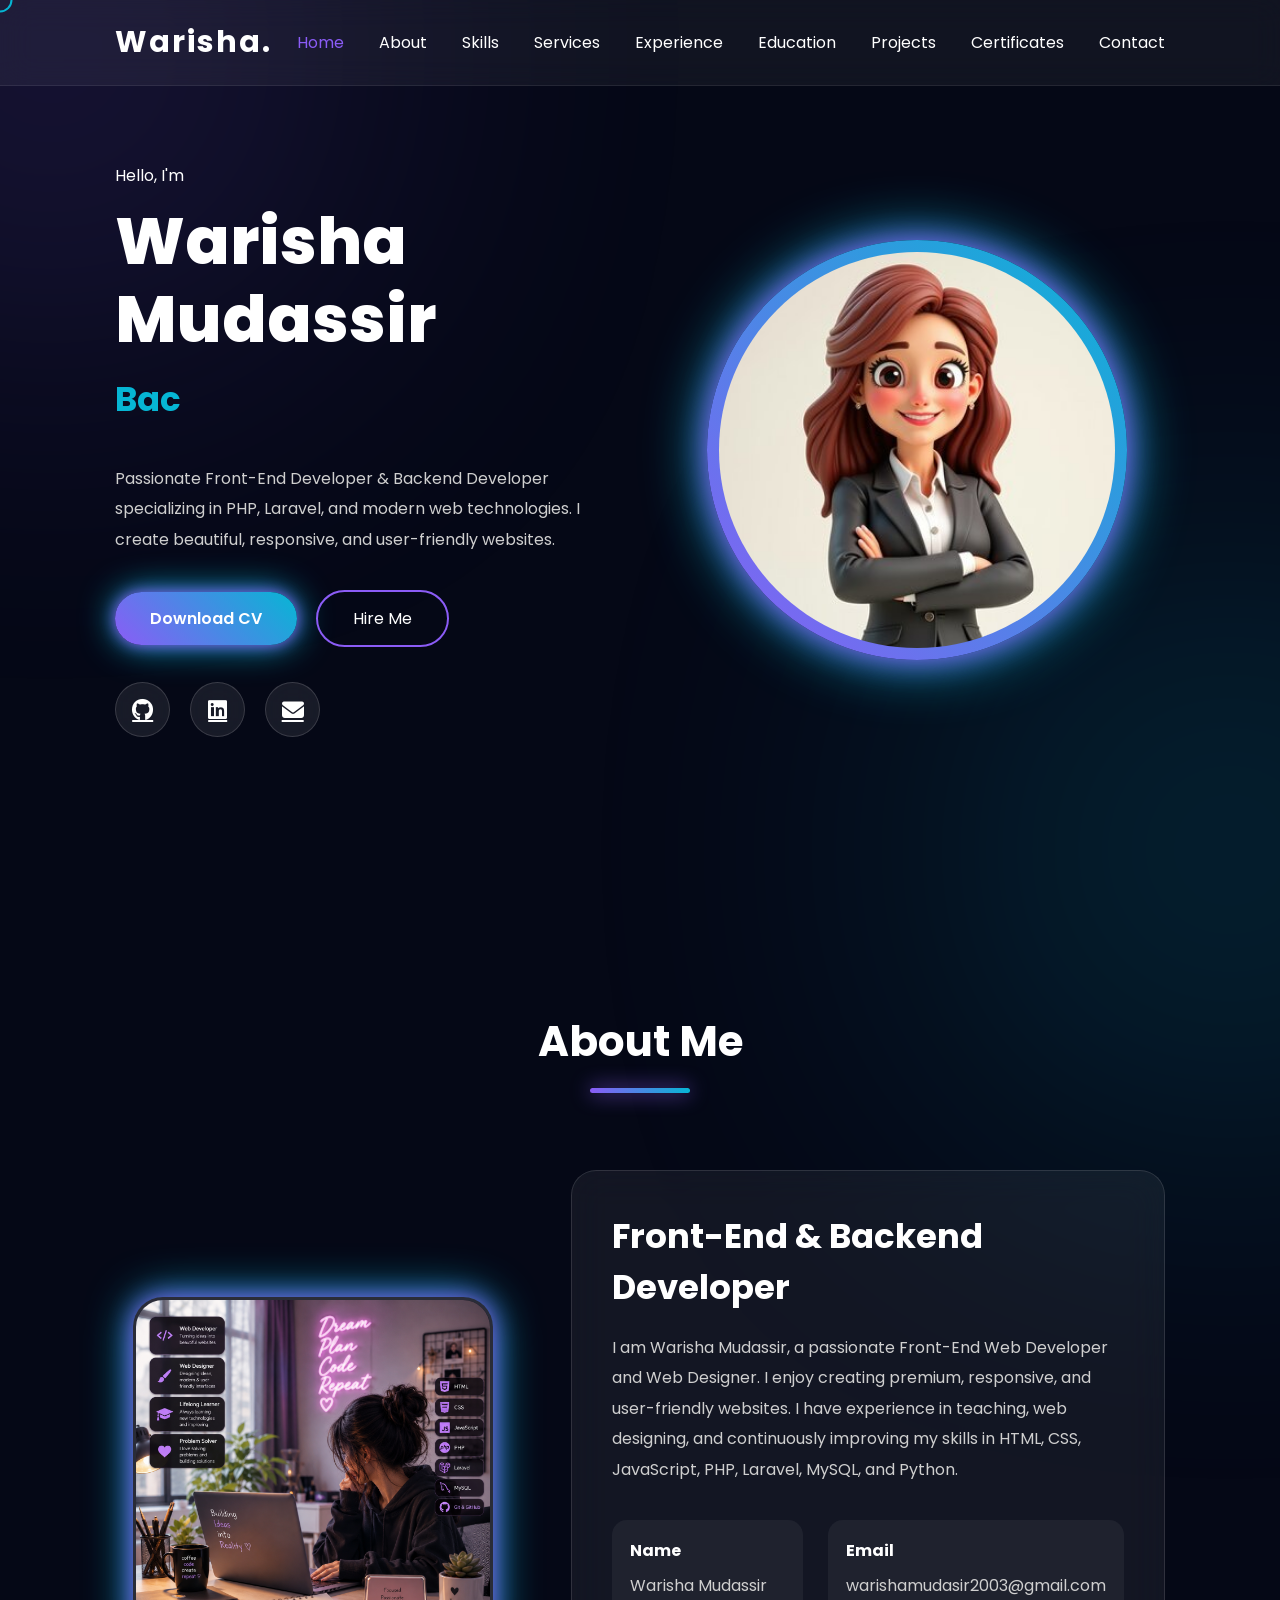
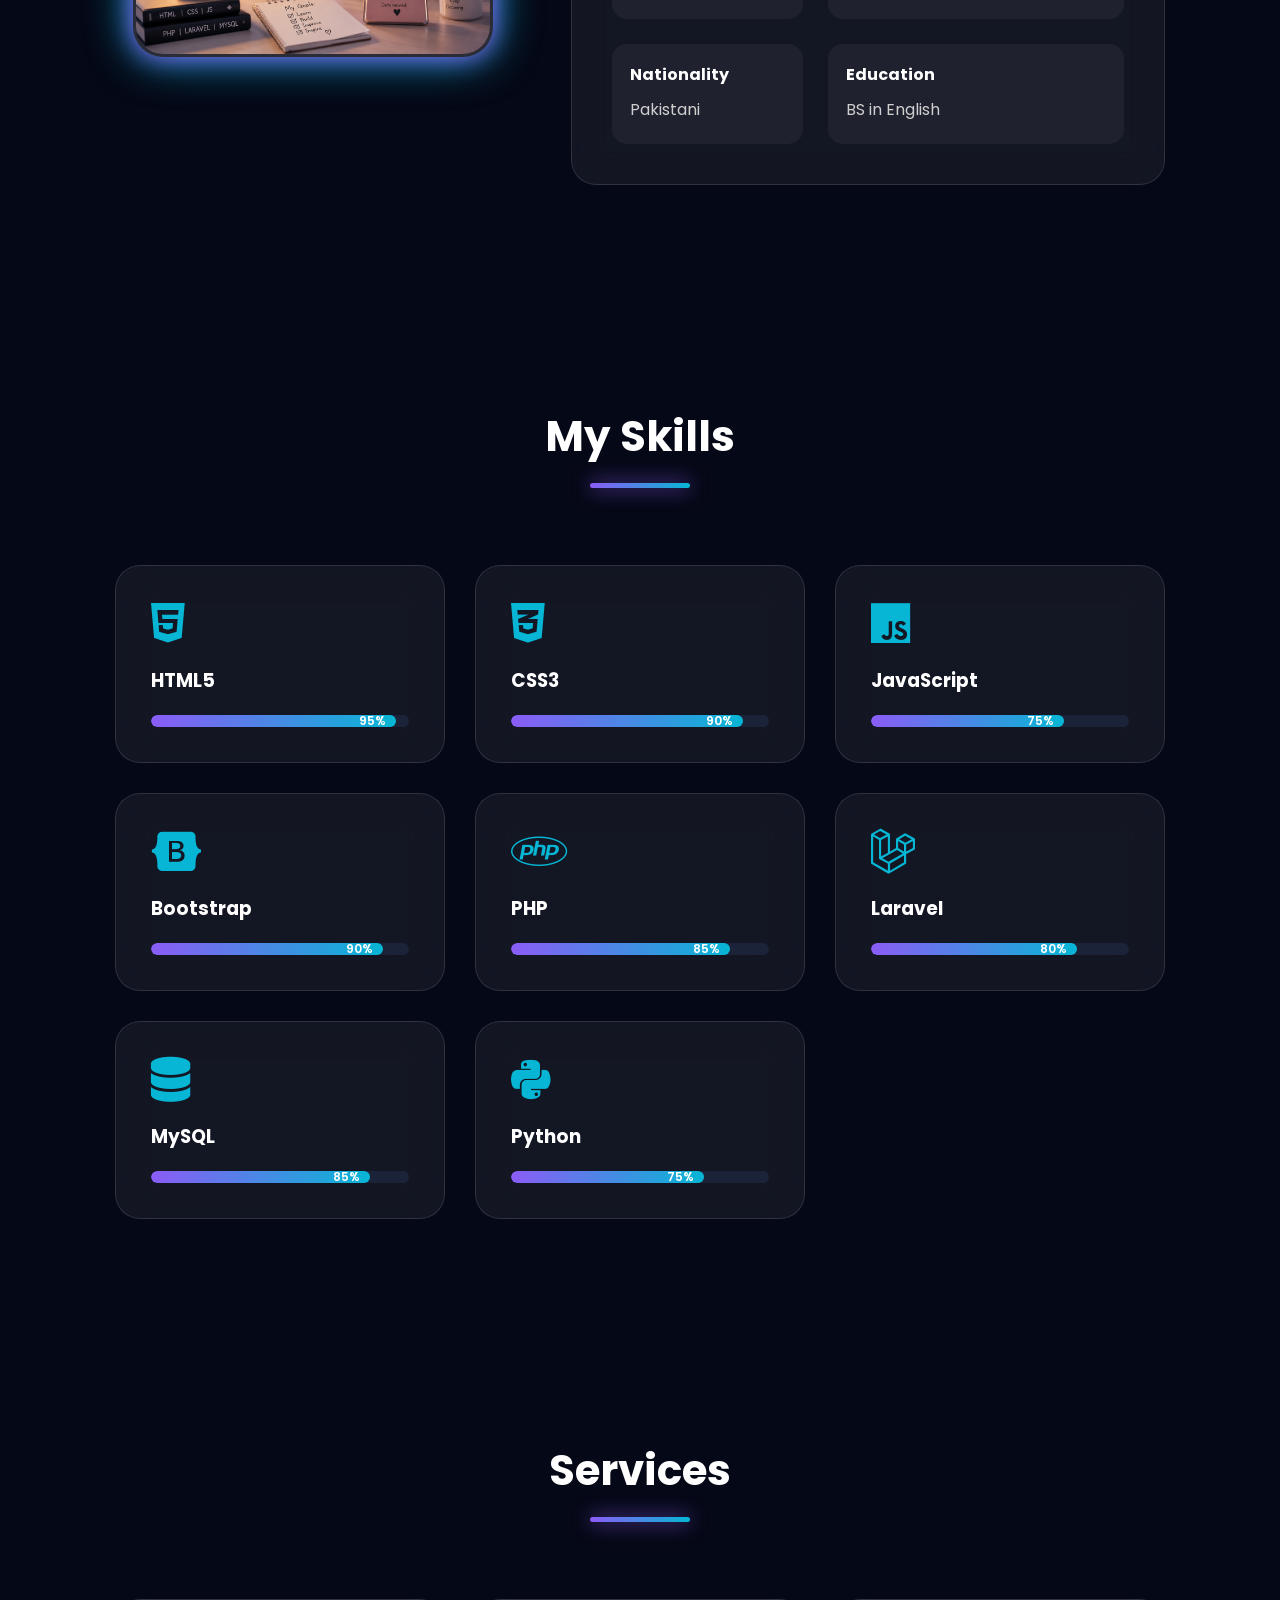
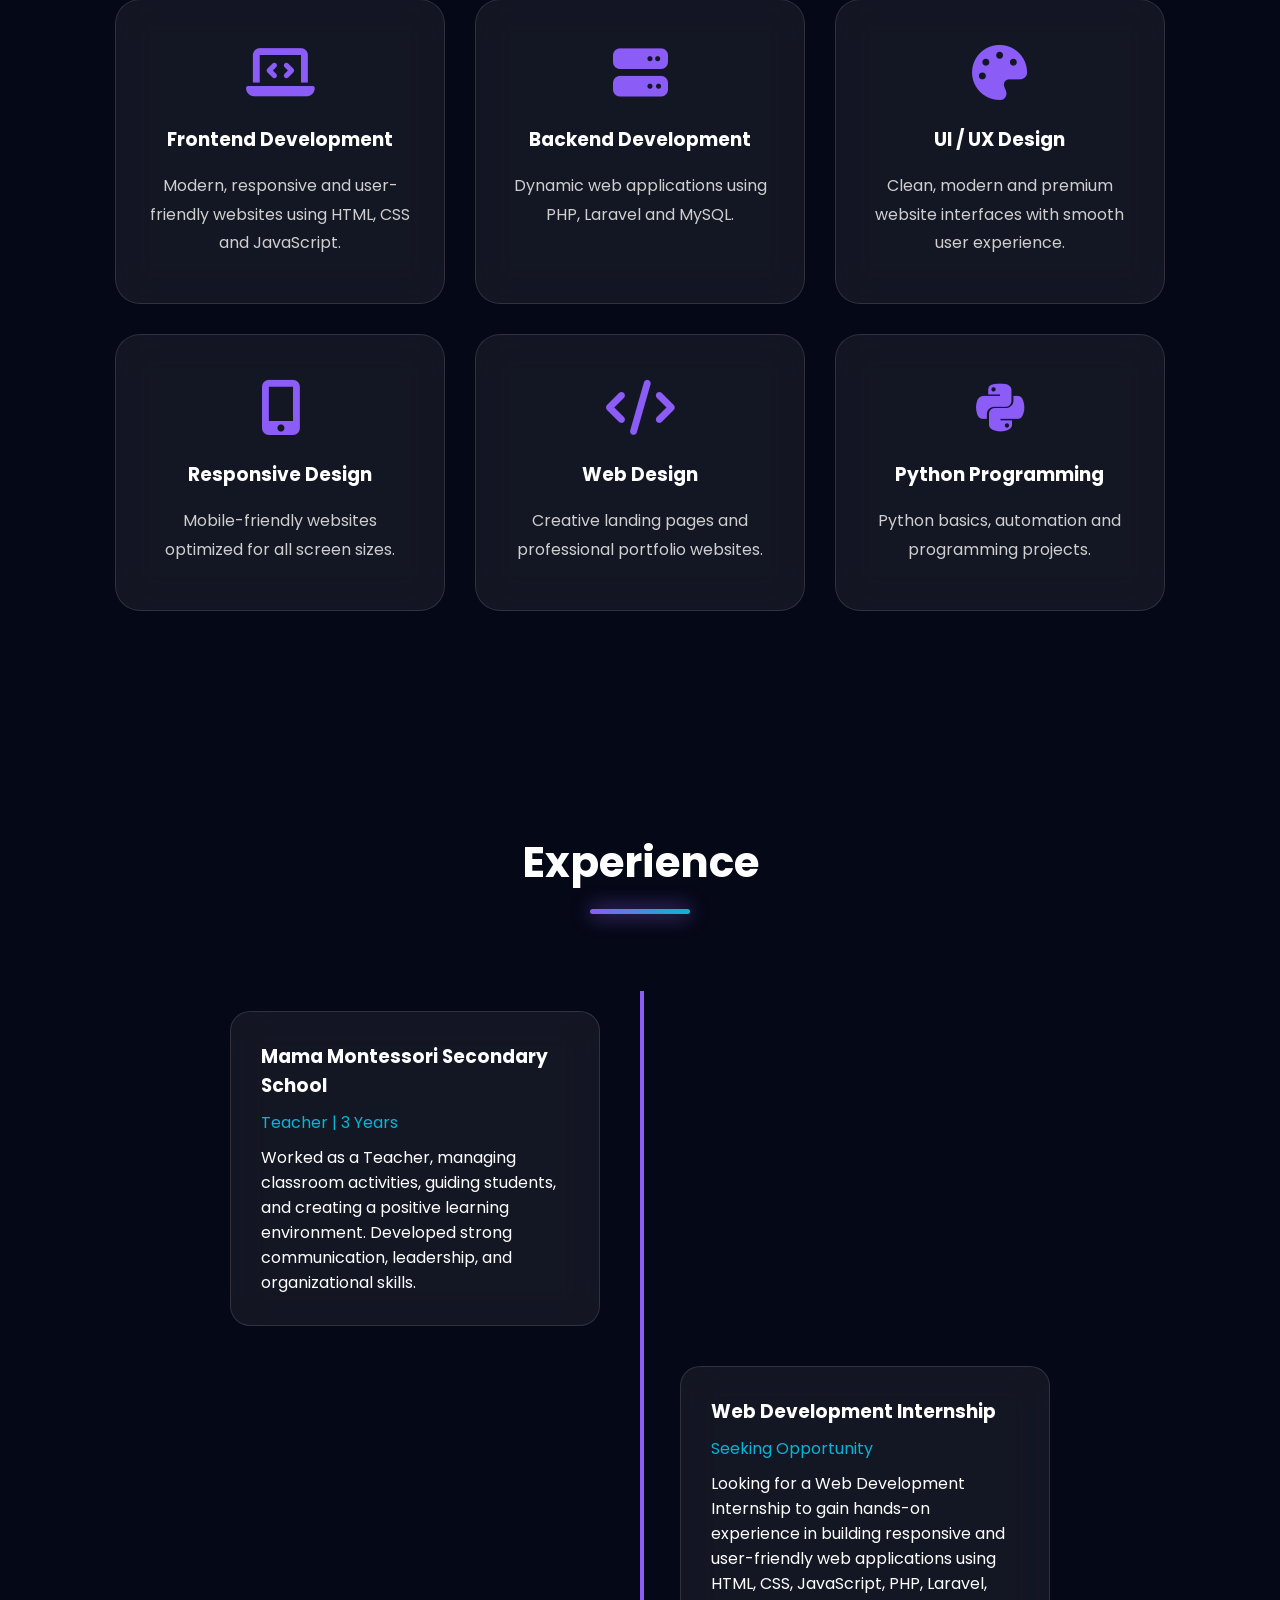
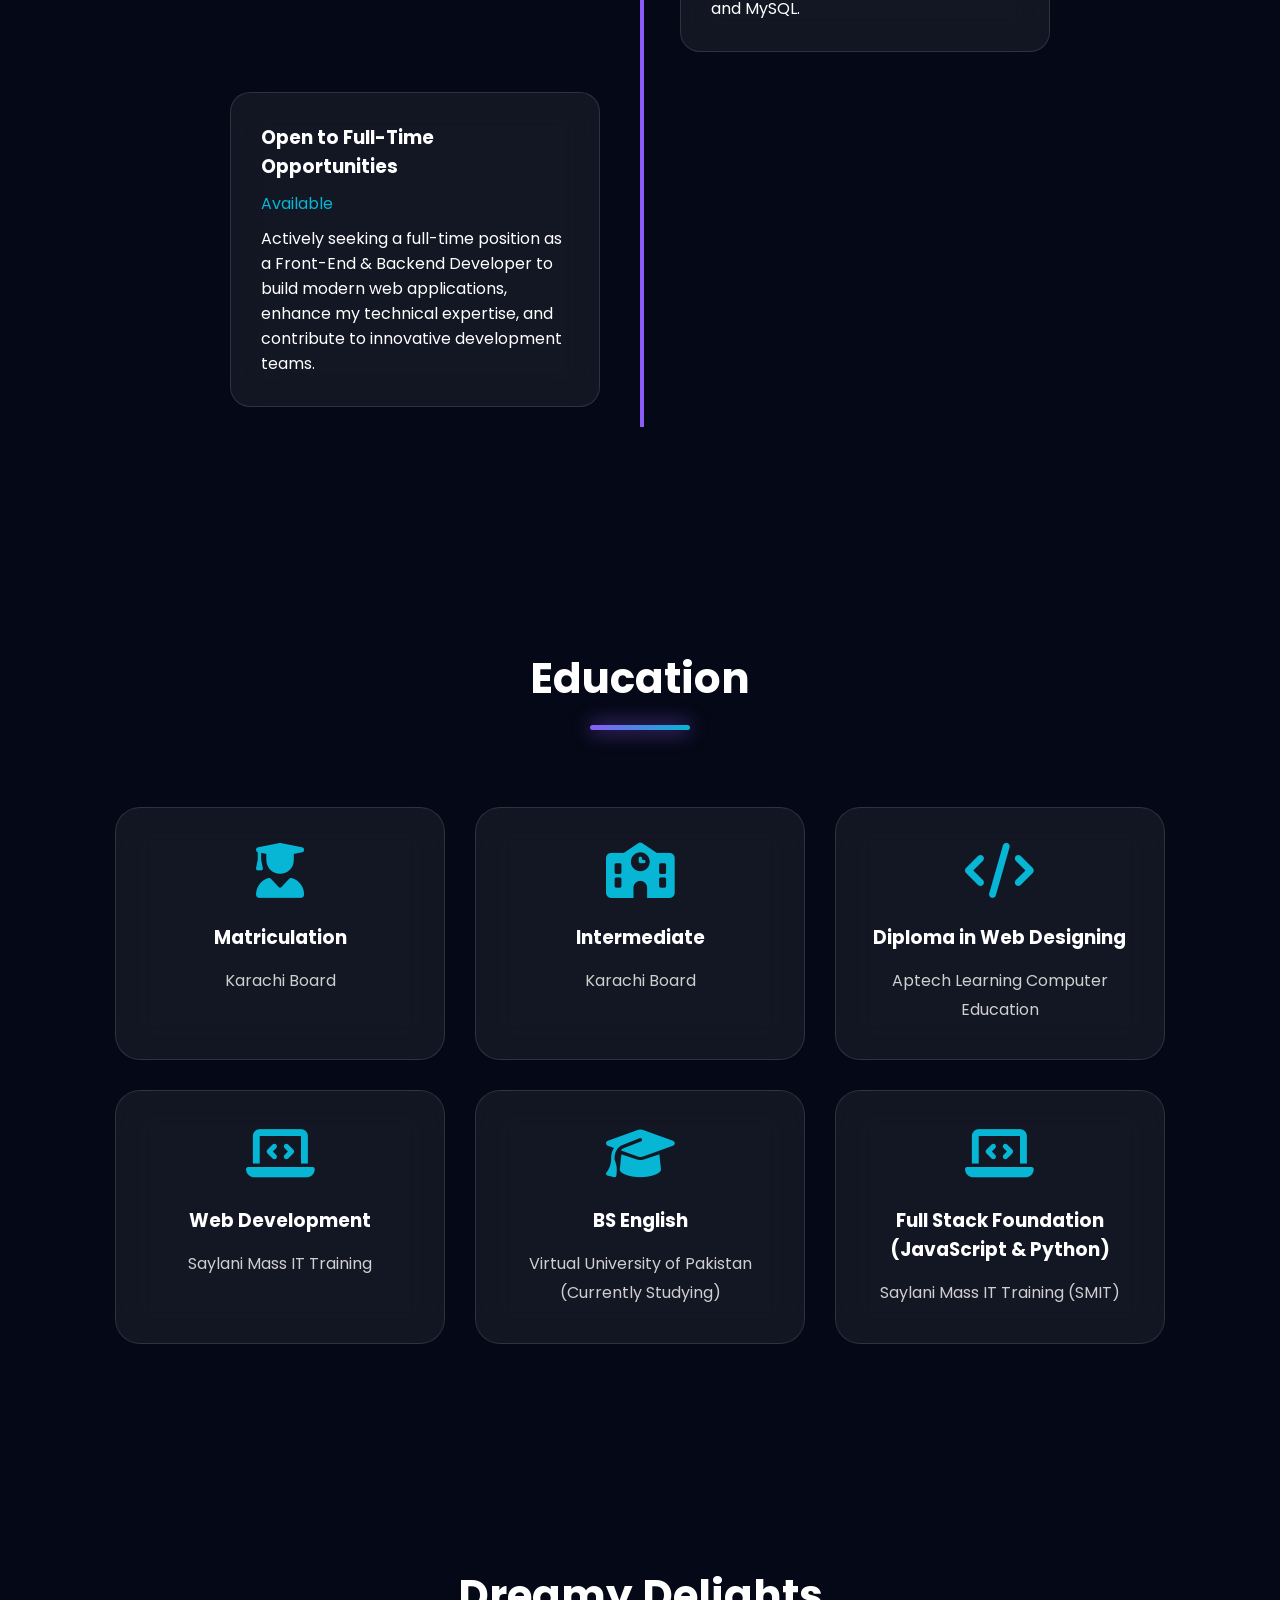
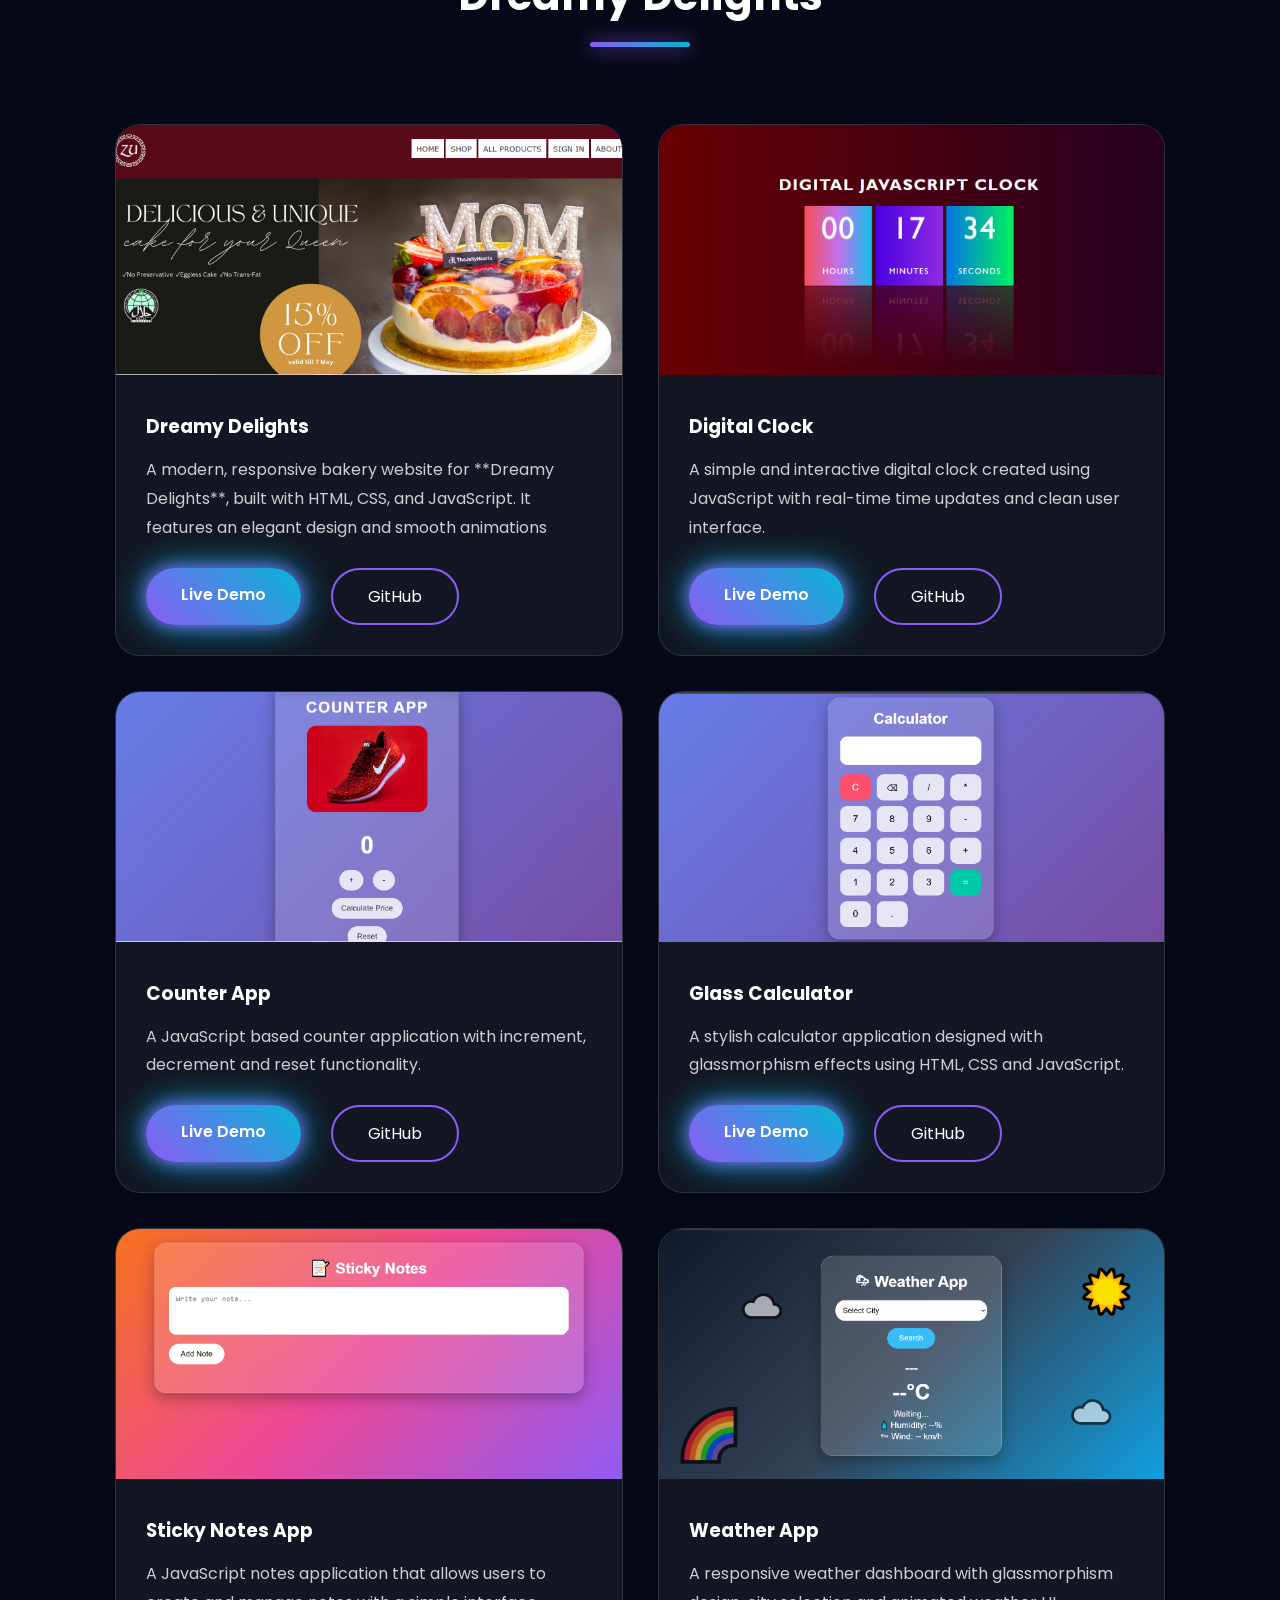
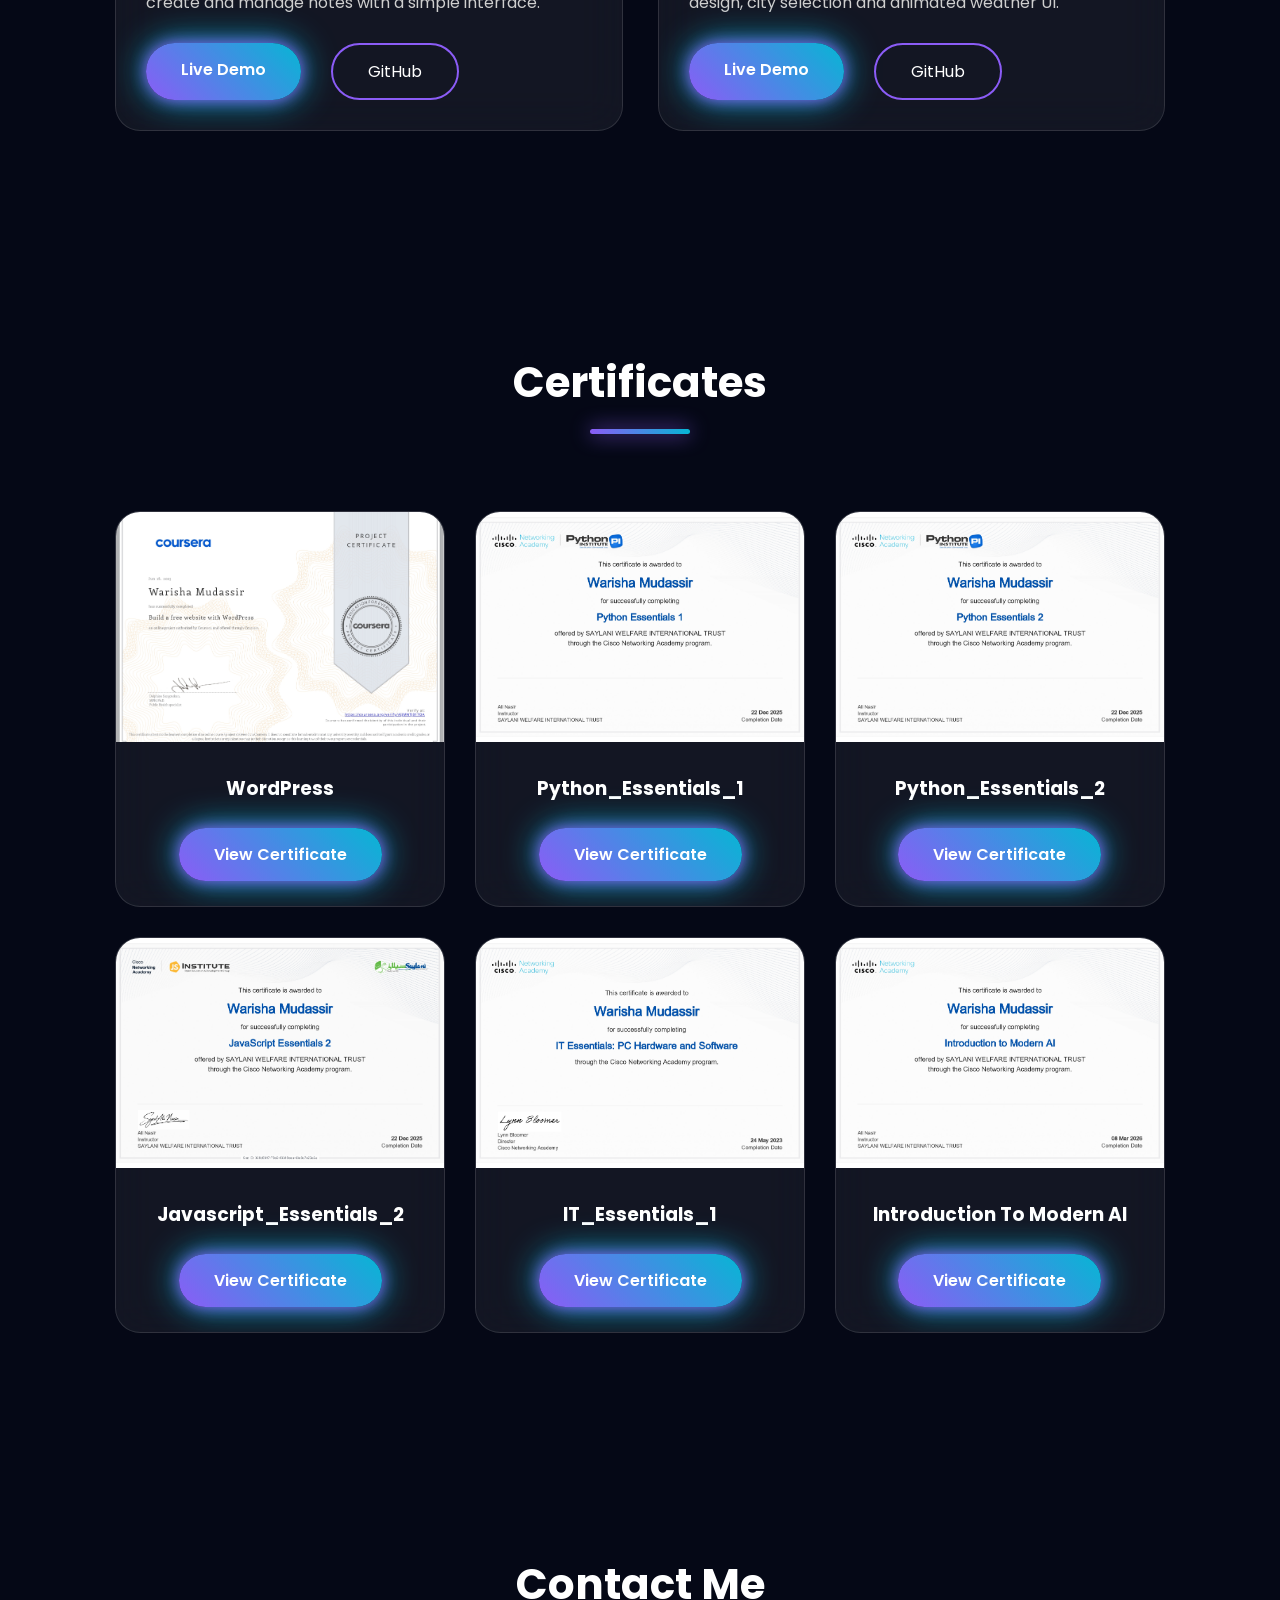
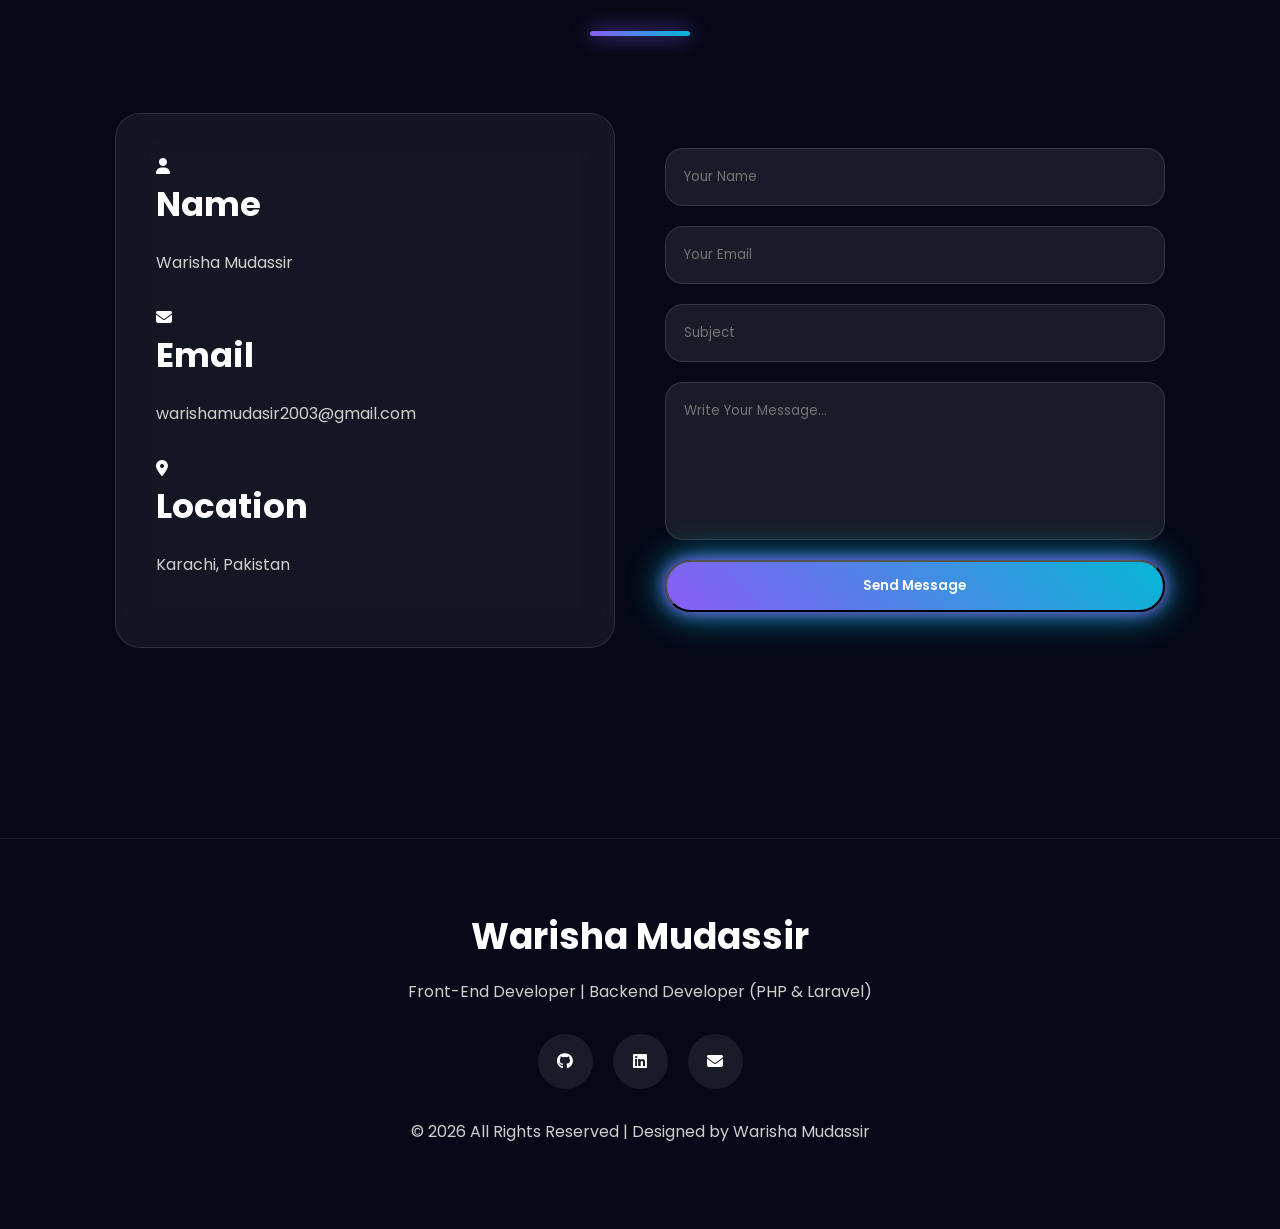
<file: index.html>
<!DOCTYPE html>
<html lang="en">

<head>

    <meta charset="UTF-8">
    <meta http-equiv="X-UA-Compatible" content="IE=edge">

    <meta name="viewport" content="width=device-width, initial-scale=1.0">

    <title>Warisha Mudassir | Portfolio</title>

    <!-- CSS -->

    <link rel="stylesheet" href="style.css">

    <!-- Font Awesome -->

    <link rel="stylesheet"
        href="https://cdnjs.cloudflare.com/ajax/libs/font-awesome/6.6.0/css/all.min.css">

    <!-- Google Fonts -->

    <link rel="preconnect" href="https://fonts.googleapis.com">

    <link rel="preconnect" href="https://fonts.gstatic.com" crossorigin>

    <link href="https://fonts.googleapis.com/css2?family=Poppins:wght@300;400;500;600;700;800&display=swap"
        rel="stylesheet">

</head>

<body>

    <!--================ LOADER ================-->

    <div id="loader">

        <div class="spinner"></div>

    </div>

    <!--================ CURSOR ================-->

    <div class="cursor"></div>

    <!--================ SCROLL BAR ================-->

    <div id="progress-bar"></div>

    <!--================ HEADER ================-->

    <header>

        <div class="logo">

            <h2>Warisha.</h2>

        </div>

        <nav>

            <ul>

                <li><a href="#home" class="active">Home</a></li>

                <li><a href="#about">About</a></li>

                <li><a href="#skills">Skills</a></li>

                <li><a href="#services">Services</a></li>

                <li><a href="#experience">Experience</a></li>

                <li><a href="#education">Education</a></li>

                <li><a href="#projects">Projects</a></li>

                <li><a href="#certificates">Certificates</a></li>

                <li><a href="#contact">Contact</a></li>

            </ul>

        </nav>

        <div class="menu">

            <i class="fas fa-bars"></i>

        </div>

    </header>

    <!--================ HERO ================-->

    <section class="hero" id="home">

        <div class="hero-left">

            <p>Hello, I'm</p>

            <h1>Warisha Mudassir</h1>

            <h2>

                <span class="typing"></span>

            </h2>
                <br>
            <p class="hero-text">

                Passionate Front-End Developer & Backend Developer
                specializing in PHP, Laravel, and modern web
                technologies. I create beautiful, responsive,
                and user-friendly websites.

            </p>
    
            <div class="hero-btns">

                <a href="Warisha_Mudassir_Professional_CV.pdf" class="btn">Download CV</a>

                <a href="#contact" class="btn2">Hire Me</a>

            </div>

            <div class="social-icons">
                
                <a href="https://github.com/Wari-sha"><i class="fab fa-github"></i></a>

                <a href="https://www.linkedin.com/in/warisha-mudassir-644b41267/"><i class="fab fa-linkedin"></i></a>

                <a href="https://mail.google.com/mail/?view=cm&fs=1&to=warishamudasir2003@gmail.com" target="_blank">
    <i class="fas fa-envelope"></i>
</a>
    </a>

            </div>

        </div>

        <div class="hero-right">

            <div class="hero-image">

                <img src="images/360_F_1157729568_bzWI9dV4PoA1URwoIwgqeXO50BhQ3kfR.jpg" alt="Avatar">

            </div>

        </div>

    </section>

    <!--================ ABOUT ================-->

    <section class="about section" id="about">

        <div class="section-title">

            <h2>About Me</h2>

            <span></span>

        </div>

        <div class="about-container">

            <div class="about-image">

                <img src="images/dp.png" alt="">

            </div>

            <div class="about-content">

                <h3>Front-End & Backend Developer</h3>

                <p>

                    I am Warisha Mudassir, a passionate Front-End Web
                    Developer and Web Designer. I enjoy creating
                    premium, responsive, and user-friendly websites.

                    I have experience in teaching, web designing,
                    and continuously improving my skills in
                    HTML, CSS, JavaScript, PHP, Laravel,
                    MySQL, and Python.

                </p>

                <div class="about-info">

                    <div>

                        <h4>Name</h4>

                        <p>Warisha Mudassir</p>

                    </div>

                    <div>

                        <h4>Email</h4>

                        <p>warishamudasir2003@gmail.com</p>

                    </div>

                    <div>

                        <h4>Nationality</h4>

                        <p>Pakistani</p>

                    </div>

                    <div>

                        <h4> Education</h4>

                        <p> BS in English</p>

                    </div>

                </div>

            </div>

        </div>

    </section>
        <!--================ SKILLS ================-->

    <section class="skills section" id="skills">

        <div class="section-title">
            <h2>My Skills</h2>
            <span></span>
        </div>

        <div class="skills-container">

            <div class="skill-card">
                <i class="fab fa-html5"></i>
                <h3>HTML5</h3>
                <div class="progress">
                    <div class="progress-bar html">95%</div>
                </div>
            </div>

            <div class="skill-card">
                <i class="fab fa-css3-alt"></i>
                <h3>CSS3</h3>
                <div class="progress">
                    <div class="progress-bar css">90%</div>
                </div>
            </div>

            <div class="skill-card">
                <i class="fab fa-js"></i>
                <h3>JavaScript</h3>
                <div class="progress">
                    <div class="progress-bar js">75%</div>
                </div>
            </div>

            <div class="skill-card">
                <i class="fab fa-bootstrap"></i>
                <h3>Bootstrap</h3>
                <div class="progress">
                    <div class="progress-bar bootstrap">90%</div>
                </div>
            </div>

            <div class="skill-card">
                <i class="fab fa-php"></i>
                <h3>PHP</h3>
                <div class="progress">
                    <div class="progress-bar php">85%</div>
                </div>
            </div>

            <div class="skill-card">
                <i class="fab fa-laravel"></i>
                <h3>Laravel</h3>
                <div class="progress">
                    <div class="progress-bar laravel">80%</div>
                </div>
            </div>

            <div class="skill-card">
                <i class="fas fa-database"></i>
                <h3>MySQL</h3>
                <div class="progress">
                    <div class="progress-bar mysql">85%</div>
                </div>
            </div>

            <div class="skill-card">
                <i class="fab fa-python"></i>
                <h3>Python</h3>
                <div class="progress">
                    <div class="progress-bar python">75%</div>
                </div>
            </div>

        </div>

    </section>

    <!--================ SERVICES ================-->

    <section class="services section" id="services">

        <div class="section-title">
            <h2>Services</h2>
            <span></span>
        </div>

        <div class="services-container">

            <div class="service-card">
                <i class="fas fa-laptop-code"></i>
                <h3>Frontend Development</h3>
                <p>
                    Modern, responsive and user-friendly websites
                    using HTML, CSS and JavaScript.
                </p>
            </div>

            <div class="service-card">
                <i class="fas fa-server"></i>
                <h3>Backend Development</h3>
                <p>
                    Dynamic web applications using PHP,
                    Laravel and MySQL.
                </p>
            </div>

            <div class="service-card">
                <i class="fas fa-palette"></i>
                <h3>UI / UX Design</h3>
                <p>
                    Clean, modern and premium website
                    interfaces with smooth user experience.
                </p>
            </div>

            <div class="service-card">
                <i class="fas fa-mobile-screen-button"></i>
                <h3>Responsive Design</h3>
                <p>
                    Mobile-friendly websites optimized
                    for all screen sizes.
                </p>
            </div>

            <div class="service-card">
                <i class="fas fa-code"></i>
                <h3>Web Design</h3>
                <p>
                    Creative landing pages and
                    professional portfolio websites.
                </p>
            </div>

            <div class="service-card">
                <i class="fab fa-python"></i>
                <h3>Python Programming</h3>
                <p>
                    Python basics, automation
                    and programming projects.
                </p>
            </div>

        </div>

    </section>

    <!--================ EXPERIENCE ================-->

<section class="experience section" id="experience">

    <div class="section-title">
        <h2>Experience</h2>
        <span></span>
    </div>

    <div class="timeline">

        <!-- Experience 1 -->
        <div class="timeline-item">
            <div class="timeline-content">
                <h3>Mama Montessori Secondary School</h3>
                <span>Teacher | 3 Years</span>
                <p>
                    Worked as a Teacher, managing classroom activities,
                    guiding students, and creating a positive learning
                    environment. Developed strong communication,
                    leadership, and organizational skills.
                </p>
            </div>
        </div>

        <!-- Experience 2 -->
        <div class="timeline-item">
            <div class="timeline-content">
                <h3>Web Development Internship</h3>
                <span>Seeking Opportunity</span>
                <p>
                    Looking for a Web Development Internship to gain
                    hands-on experience in building responsive and
                    user-friendly web applications using HTML, CSS,
                    JavaScript, PHP, Laravel, and MySQL.
                </p>
            </div>
        </div>

        <!-- Experience 3 -->
        <div class="timeline-item">
            <div class="timeline-content">
                <h3>Open to Full-Time Opportunities</h3>
                <span>Available</span>
                <p>
                    Actively seeking a full-time position as a Front-End &
                    Backend Developer to build modern web applications,
                    enhance my technical expertise, and contribute to
                    innovative development teams.
                </p>
            </div>
        </div>

    </div>

</section>

   <!--================ EDUCATION ================-->

<section class="education section" id="education">

    <div class="section-title">
        <h2>Education</h2>
        <span></span>
    </div>

    <div class="education-container">

        <div class="education-card">
            <i class="fas fa-user-graduate"></i>
            <h3>Matriculation</h3>
            <p>Karachi Board</p>
        </div>

        <div class="education-card">
            <i class="fas fa-school"></i>
            <h3>Intermediate</h3>
            <p>Karachi Board</p>
        </div>

        <div class="education-card">
            <i class="fas fa-code"></i>
            <h3>Diploma in Web Designing</h3>
            <p>Aptech Learning Computer Education</p>
        </div>

        <div class="education-card">
            <i class="fas fa-laptop-code"></i>
            <h3>Web Development</h3>
            <p>Saylani Mass IT Training</p>
        </div>

        <div class="education-card">
            <i class="fas fa-graduation-cap"></i>
            <h3>BS English</h3>
            <p>Virtual University of Pakistan <br> (Currently Studying)</p>
        </div>
        <div class="education-card">
    <i class="fas fa-laptop-code"></i>
    <h3>Full Stack Foundation (JavaScript & Python)</h3>
    <p>Saylani Mass IT Training (SMIT)</p>
</div>

    </div>

</section>
        <!--================ PROJECTS ================-->

    <!--================ PROJECTS ================-->

<section class="projects section" id="projects">

    <div class="section-title">
        <h2>Dreamy Delights</h2>
        <span></span>
    </div>


    <div class="projects-container">


        <div class="project-card">

            <div class="project-image">
                <img src="images/pro1.png" alt="Portfolio Website">
            </div>

            <div class="project-content">

                <h3>Dreamy Delights</h3>

                <p>
                   A modern, responsive bakery website for **Dreamy Delights**, built with HTML, CSS, and JavaScript. It features an elegant design and smooth animations

                </p>

                <div class="project-buttons">

                    <a href="https://wari-sha.github.io/warisha18/" class="btn" target="_blank">
                        Live Demo
                    </a>

                    <a href="https://github.com/Wari-sha/warisha18" class="btn2" target="_blank">
                        GitHub
                    </a>

                </div>

            </div>

        </div>



        <div class="project-card">

            <div class="project-image">
                <img src="images/pro2.png" alt="Digital Clock">
            </div>

            <div class="project-content">

                <h3>Digital Clock</h3>

                <p>
                    A simple and interactive digital clock created
                    using JavaScript with real-time time updates
                    and clean user interface.
                </p>

                <div class="project-buttons">

                    <a href="https://wari-sha.github.io/digital-clock/" class="btn" target="_blank">
                        Live Demo
                    </a>

                    <a href="https://github.com/Wari-sha/digital-clock" class="btn2" target="_blank">
                        GitHub
                    </a>

                </div>

            </div>

        </div>




        <div class="project-card">

            <div class="project-image">
                <img src="images/pro3.png" alt="Counter App">
            </div>

            <div class="project-content">

                <h3>Counter App</h3>

                <p>
                    A JavaScript based counter application with
                    increment, decrement and reset functionality.
                </p>

                <div class="project-buttons">

                    <a href="https://wari-sha.github.io/counter-app/" class="btn" target="_blank">
                        Live Demo
                    </a>

                    <a href="https://github.com/Wari-sha/counter-app" class="btn2" target="_blank">
                        GitHub
                    </a>

                </div>

            </div>

        </div>




        <div class="project-card">

            <div class="project-image">
                <img src="images/profour.png" alt="Glass Calculator">
            </div>

            <div class="project-content">

                <h3>Glass Calculator</h3>

                <p>
                    A stylish calculator application designed with
                    glassmorphism effects using HTML, CSS and JavaScript.
                </p>

                <div class="project-buttons">

                    <a href="https://wari-sha.github.io/glass-calculator-js/" class="btn" target="_blank">
                        Live Demo
                    </a>

                    <a href="https://github.com/Wari-sha/glass-calculator-js" class="btn2" target="_blank">
                        GitHub
                    </a>

                </div>

            </div>

        </div>




        <div class="project-card">

            <div class="project-image">
                <img src="images/pro5.png" alt="Sticky Notes">
            </div>

            <div class="project-content">

                <h3>Sticky Notes App</h3>

                <p>
                    A JavaScript notes application that allows users
                    to create and manage notes with a simple interface.
                </p>

                <div class="project-buttons">

                    <a href="https://wari-sha.github.io/sticky-notes-js/" class="btn" target="_blank">
                        Live Demo
                    </a>

                    <a href="https://github.com/Wari-sha/sticky-notes-js" class="btn2" target="_blank">
                        GitHub
                    </a>

                </div>

            </div>

        </div>




        <div class="project-card">

            <div class="project-image">
                <img src="images/pro6.png" alt="Weather App">
            </div>

            <div class="project-content">

                <h3>Weather App</h3>

                <p>
                    A responsive weather dashboard with glassmorphism
                    design, city selection and animated weather UI.
                </p>

                <div class="project-buttons">

                    <a href="https://wari-sha.github.io/weather-app-js/" class="btn" target="_blank">
                        Live Demo
                    </a>

                    <a href="https://github.com/Wari-sha/weather-app-js" class="btn2" target="_blank">
                        GitHub
                    </a>

                </div>

            </div>

        </div>



    </div>

</section>
    <!--================ CERTIFICATES ================-->

    <section class="certificates section" id="certificates">

        <div class="section-title">
            <h2>Certificates</h2>
            <span></span>
        </div>

        <div class="certificate-container">

            <div class="certificate-card">

                <img src="images/Coursera AIJMNTJ017OA_page-0001.jpg" alt="">

                <h3>WordPress</h3>

                <a href="Coursera AIJMNTJ017OA.pdf" class="btn">View Certificate</a>

            </div>

            <div class="certificate-card">

                <img src="images/Python_Essentials_1_certificate_warishamudasir2003-gmail-com_cdc97ef9-8801-4b56-a7b7-58c543b26df3_page-0001.jpg" alt="">

                <h3>Python_Essentials_1</h3>

                <a href="Python_Essentials_1_certificate_warishamudasir2003-gmail-com_cdc97ef9-8801-4b56-a7b7-58c543b26df3.pdf" class="btn">View Certificate</a>

            </div>

            <div class="certificate-card">

                <img src="images/Python_Essentials_2_certificate_warishamudasir2003-gmail-com_8ef99510-f376-4dbd-a2ad-99ed1efb27b7_page-0001.jpg" alt="">

                <h3>Python_Essentials_2</h3>

                <a href="Python_Essentials_2_certificate_warishamudasir2003-gmail-com_8ef99510-f376-4dbd-a2ad-99ed1efb27b7.pdf" class="btn">View Certificate</a>

            </div>

            <div class="certificate-card">

                <img src="images/JavaScript_Essentials_2_certificate_warishamudasir2003-gmail-com_338d9097-79e0-463f-8eea-48e9d7e20a0a_page-0001.jpg" alt="">

                <h3>Javascript_Essentials_2</h3>

                <a href="JavaScript_Essentials_2_certificate_warishamudasir2003-gmail-com_338d9097-79e0-463f-8eea-48e9d7e20a0a.pdf" class="btn">View Certificate</a>

            </div>
            <div class="certificate-card">

                <img src="images/IT_Essentials_certificate_warishamudasir2003-gmail-com_4571b889-ddbd-4c04-b9b3-57603c3358a6_page-0001.jpg" alt="">

                <h3>IT_Essentials_1</h3>

                <a href="IT_Essentials_certificate_warishamudasir2003-gmail-com_4571b889-ddbd-4c04-b9b3-57603c3358a6.pdf" class="btn">View Certificate</a>

            </div>

            <div class="certificate-card">

                <img src="images/Introduction_to_Modern_AI_certificate_warishamudasir2003-gmail-com_291816a1-f1ec-406d-8959-a960a5c6b877_page-0001.jpg" alt="">
                <h3>Introduction To Modern AI</h3>

                <a href="Introduction_to_Modern_AI_certificate_warishamudasir2003-gmail-com_291816a1-f1ec-406d-8959-a960a5c6b877.pdf" class="btn">View Certificate</a>

            </div>


        </div>
        


    </section>

   <!--================ CONTACT ================-->

<section class="contact section" id="contact">

    <div class="section-title">
        <h2>Contact Me</h2>
        <span></span>
    </div>

    <div class="contact-container">

        <div class="contact-info">

            <div class="contact-box">
                <i class="fas fa-user"></i>
                <div>
                    <h3>Name</h3>
                    <p>Warisha Mudassir</p>
                </div>
            </div>

            <div class="contact-box">
                <i class="fas fa-envelope"></i>
                <div>
                    <h3>Email</h3>
                    <p>warishamudasir2003@gmail.com</p>
                </div>
            </div>

            <div class="contact-box">
                <i class="fas fa-map-marker-alt"></i>
                <div>
                    <h3>Location</h3>
                    <p>Karachi, Pakistan</p>
                </div>
            </div>

        </div>
<form action="https://formsubmit.co/warishamudasir2003@gmail.com" method="POST" class="contact-form">

    <input type="hidden" name="_captcha" value="false">

    <input type="hidden" name="_subject" value="New Portfolio Contact Message">

    <input type="hidden" name="_template" value="table">

    <input type="hidden" name="_next" value="https://wari-sha.github.io/warisha-portfolio/thankyou.html">

    <input type="text" name="name" placeholder="Your Name" required>

    <input type="email" name="email" placeholder="Your Email" required>

    <input type="text" name="subject" placeholder="Subject" required>

    <textarea name="message" rows="6" placeholder="Write Your Message..." required></textarea>

    <button type="submit" class="btn">
        Send Message
    </button>

</form>
    </div>

</section>
    <!--================ FOOTER ================-->

    <footer>

        <h2>Warisha Mudassir</h2>

        <p>

            Front-End Developer | Backend Developer (PHP & Laravel)

        </p>

      <!-- Footer Social Links -->
<div class="footer-social">

    <!-- GitHub -->
    <a href="https://github.com/Wari-sha" target="_blank">
        <i class="fab fa-github"></i>
    </a>

    <!-- LinkedIn -->
    <a href="https://www.linkedin.com/in/warisha-mudassir-644b41267/" target="_blank">
        <i class="fab fa-linkedin"></i>
    </a>

  <a href="https://mail.google.com/mail/?view=cm&fs=1&to=warishamudasir2003@gmail.com" target="_blank">
    <i class="fas fa-envelope"></i>
</a>

</div>

        <p class="copyright">

            © 2026 All Rights Reserved | Designed by Warisha Mudassir

        </p>

    </footer>

    <!-- Scroll Top -->

    <a href="#home" id="scroll-top">

        <i class="fas fa-arrow-up"></i>

    </a>

    <script src="script.js"></script>

</body>

</html>
</file>
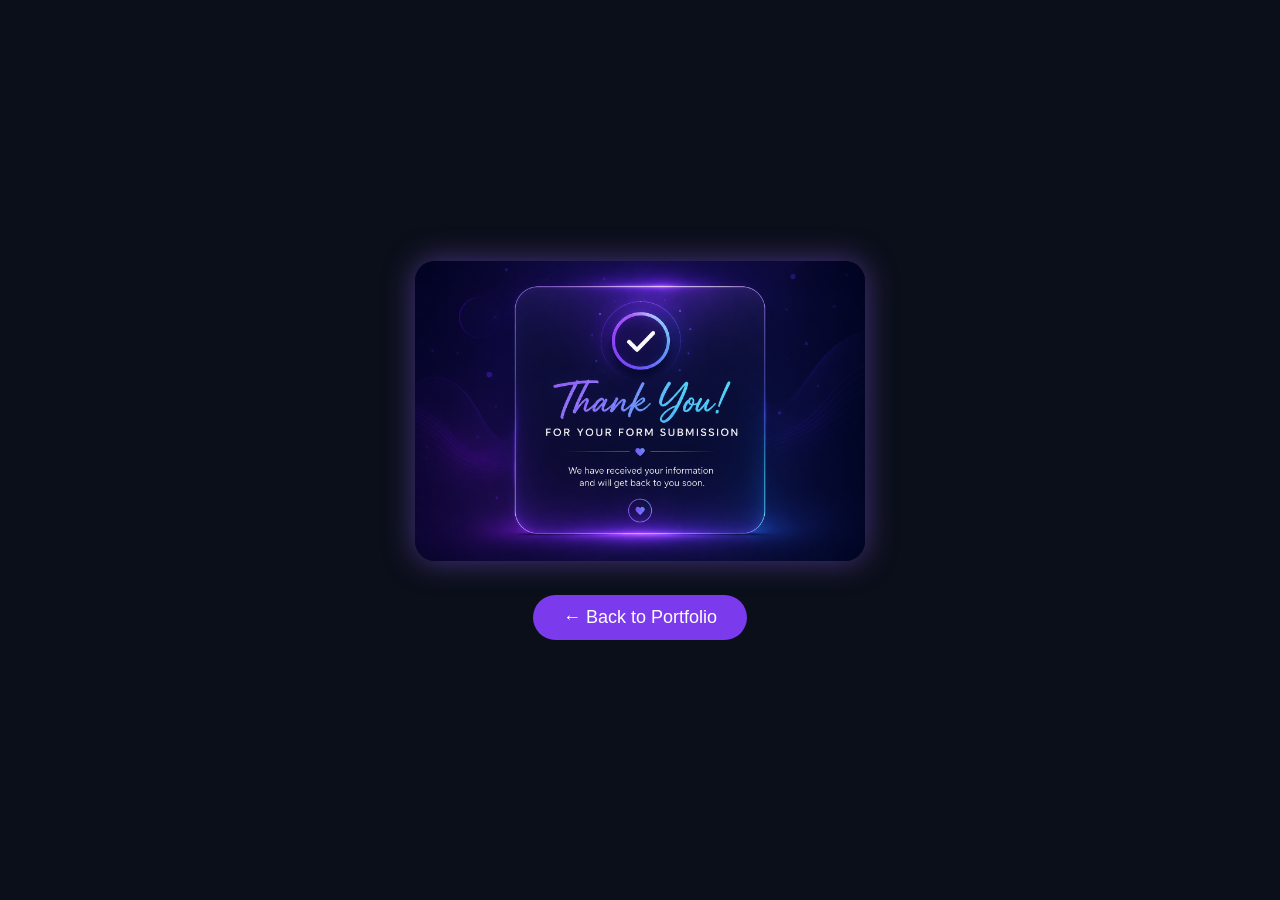
<file: thankyou.html>
<!DOCTYPE html>
<html lang="en">
<head>
    <meta charset="UTF-8">
    <meta name="viewport" content="width=device-width, initial-scale=1.0">
    <title>Thank You</title>

    <style>
        *{
            margin:0;
            padding:0;
            box-sizing:border-box;
        }

        body{
            background:#0b0f1a;
            display:flex;
            justify-content:center;
            align-items:center;
            height:100vh;
            font-family:Arial, Helvetica, sans-serif;
        }

        .thankyou-box{
            text-align:center;
        }

        .thankyou-box img{
            width:500px;
            max-width:90%;
            border-radius:20px;
            box-shadow:0 0 30px rgba(130,87,229,.5);
        }

        .btn{
            display:inline-block;
            margin-top:30px;
            padding:12px 30px;
            background:#7c3aed;
            color:#fff;
            text-decoration:none;
            border-radius:30px;
            font-size:18px;
            transition:.3s;
        }

        .btn:hover{
            background:#9f67ff;
            transform:translateY(-3px);
        }
    </style>
</head>

<body>

    <div class="thankyou-box">

        <img src="images/thankyou.png" alt="Thank You">

        <br>

        <a href="index.html" class="btn">← Back to Portfolio</a>

    </div>

</body>
</html>
</file>
<file: style.css>
/*=========================================
 GOOGLE FONT
=========================================*/

@import url('https://fonts.googleapis.com/css2?family=Poppins:wght@300;400;500;600;700;800&display=swap');

/*=========================================
 RESET
=========================================*/

*{
    margin:0;
    padding:0;
    box-sizing:border-box;
    scroll-behavior:smooth;
    font-family:'Poppins',sans-serif;
}

html{
    overflow-x:hidden;
}

body{

    background:#050816;
    color:#fff;
    overflow-x:hidden;
    position:relative;

}

/*=========================================
 VARIABLES
=========================================*/

:root{

--primary:#8B5CF6;
--secondary:#06B6D4;
--dark:#050816;
--card:rgba(255,255,255,.07);
--glass:rgba(255,255,255,.08);
--border:rgba(255,255,255,.15);
--text:#ffffff;
--text2:#bfbfbf;

--shadow:

0 0 15px #8B5CF6,
0 0 35px #06B6D4;

}

/*=========================================
 CUSTOM SCROLLBAR
=========================================*/

::-webkit-scrollbar{

width:10px;

}

::-webkit-scrollbar-track{

background:#111827;

}

::-webkit-scrollbar-thumb{

background:linear-gradient(#8B5CF6,#06B6D4);
border-radius:30px;

}

::-webkit-scrollbar-thumb:hover{

background:#8B5CF6;

}

/*=========================================
 ANIMATED BACKGROUND
=========================================*/

body::before{

content:"";

position:fixed;

top:-200px;
left:-200px;

width:500px;
height:500px;

background:#8B5CF6;

filter:blur(180px);

opacity:.25;

border-radius:50%;

animation:move1 12s infinite alternate;

z-index:-2;

}

body::after{

content:"";

position:fixed;

right:-200px;
bottom:-200px;

width:500px;
height:500px;

background:#06B6D4;

filter:blur(180px);

opacity:.25;

border-radius:50%;

animation:move2 12s infinite alternate;

z-index:-2;

}

@keyframes move1{

100%{

transform:

translate(200px,150px);

}

}

@keyframes move2{

100%{

transform:

translate(-180px,-150px);

}

}

/*=========================================
 LOADER
=========================================*/

#loader{

position:fixed;

width:100%;
height:100vh;

background:#050816;

display:flex;

justify-content:center;
align-items:center;

z-index:99999;

}

.spinner{

width:70px;
height:70px;

border:6px solid rgba(255,255,255,.15);

border-top:6px solid #8B5CF6;

border-radius:50%;

animation:spin 1s linear infinite;

box-shadow:var(--shadow);

}

@keyframes spin{

100%{

transform:rotate(360deg);

}

}

/*=========================================
 CURSOR
=========================================*/

.cursor{

width:25px;
height:25px;

border:2px solid #06B6D4;

border-radius:50%;

position:fixed;

pointer-events:none;

transform:translate(-50%,-50%);

transition:.1s;

z-index:99999;

}

/*=========================================
 HEADER
=========================================*/

header{

position:fixed;

top:0;
left:0;

width:100%;

padding:20px 9%;

display:flex;

justify-content:space-between;

align-items:center;

background:rgba(255,255,255,.05);

backdrop-filter:blur(15px);

border-bottom:1px solid rgba(255,255,255,.08);

z-index:999;

}

.logo h2{

font-size:30px;

color:#fff;

font-weight:700;

letter-spacing:2px;

}

nav ul{

display:flex;

list-style:none;

gap:35px;

}

nav ul li a{

color:#fff;

text-decoration:none;

font-size:16px;

transition:.4s;

}

nav ul li a:hover,

nav ul li a.active{

color:#8B5CF6;

}

.menu{

display:none;

font-size:28px;

cursor:pointer;

}

/*=========================================
 BUTTONS
=========================================*/

.btn{

display:inline-block;

padding:14px 35px;

background:linear-gradient(45deg,#8B5CF6,#06B6D4);

color:#fff;

text-decoration:none;

border-radius:40px;

font-weight:600;

transition:.5s;

box-shadow:var(--shadow);

}

.btn:hover{

transform:translateY(-6px);

}

.btn2{

display:inline-block;

padding:14px 35px;

margin-left:15px;

border:2px solid #8B5CF6;

color:#fff;

border-radius:40px;

text-decoration:none;

transition:.5s;

}

.btn2:hover{

background:#8B5CF6;

box-shadow:var(--shadow);

}

/*=========================================
 HERO SECTION
=========================================*/

.hero{

min-height:100vh;

display:flex;

justify-content:space-between;

align-items:center;

padding:130px 9%;

gap:60px;

}

.hero-left{

flex:1;

}

.hero-left h1{

font-size:65px;

font-weight:800;

line-height:1.2;

margin:15px 0;

}

.hero-left h2{

font-size:34px;

color:#06B6D4;

height:45px;

margin-bottom:20px;

}

.hero-text{

max-width:620px;

line-height:1.9;

color:#cfcfcf;

margin-bottom:35px;

}

.hero-btns{

margin-bottom:35px;

}

.social-icons{

display:flex;

gap:20px;

}

.social-icons a{

width:55px;

height:55px;

display:flex;

justify-content:center;

align-items:center;

background:var(--glass);

border:1px solid var(--border);

border-radius:50%;

color:#fff;

font-size:22px;

transition:.5s;

backdrop-filter:blur(15px);

}

.social-icons a:hover{

background:#8B5CF6;

transform:translateY(-10px);

box-shadow:var(--shadow);

}

.hero-right{

flex:1;

display:flex;

justify-content:center;

}

.hero-image{

width:420px;

height:420px;

border-radius:50%;

padding:12px;

background:linear-gradient(45deg,#8B5CF6,#06B6D4);

box-shadow:

0 0 30px #8B5CF6,

0 0 60px #06B6D4;

animation:float 4s ease-in-out infinite;

}

.hero-image img{

width:100%;

height:100%;

object-fit:cover;

border-radius:50%;

background:#111827;

}

@keyframes float{

50%{

transform:translateY(-20px);

}

100%{

transform:translateY(0);

}

}
/*=========================================
COMMON SECTION
=========================================*/

.section{

    padding:110px 9%;

}

.section-title{

    text-align:center;
    margin-bottom:70px;

}

.section-title h2{

    font-size:42px;
    font-weight:700;
    color:#fff;

}

.section-title span{

    display:inline-block;

    width:100px;
    height:5px;

    margin-top:15px;

    border-radius:30px;

    background:linear-gradient(90deg,#8B5CF6,#06B6D4);

    box-shadow:0 0 20px #8B5CF6;

}

/*=========================================
ABOUT
=========================================*/

.about-container{

    display:grid;

    grid-template-columns:1fr 1.5fr;

    gap:60px;

    align-items:center;

}

.about-image{

    display:flex;
    justify-content:center;

}

.about-image img{

    width:360px;
    height:360px;

    object-fit:cover;

    border-radius:30px;

    border:3px solid rgba(255,255,255,.15);

    box-shadow:
    0 0 25px #8B5CF6,
    0 0 45px #06B6D4;

}

.about-content{

    background:rgba(255,255,255,.06);

    backdrop-filter:blur(18px);

    border:1px solid rgba(255,255,255,.12);

    border-radius:25px;

    padding:40px;

    transition:.5s;

}

.about-content:hover{

    transform:translateY(-10px);

}

.about-content h3{

    font-size:34px;

    margin-bottom:20px;

}

.about-content p{

    color:#cfcfcf;

    line-height:1.9;

}

.about-info{

    display:grid;

    grid-template-columns:repeat(2,1fr);

    gap:25px;

    margin-top:35px;

}

.about-info div{

    background:rgba(255,255,255,.05);

    padding:18px;

    border-radius:15px;

    transition:.4s;

}

.about-info div:hover{

    background:#8B5CF6;

}

.about-info h4{

    margin-bottom:8px;

}

/*=========================================
SKILLS
=========================================*/

.skills-container{

    display:grid;

    grid-template-columns:repeat(auto-fit,minmax(280px,1fr));

    gap:30px;

}

.skill-card{

    background:rgba(255,255,255,.06);

    backdrop-filter:blur(20px);

    border:1px solid rgba(255,255,255,.12);

    border-radius:25px;

    padding:35px;

    transition:.5s;

}

.skill-card:hover{

    transform:translateY(-15px);

    box-shadow:
    0 0 25px #8B5CF6,
    0 0 40px #06B6D4;

}

.skill-card i{

    font-size:45px;

    color:#06B6D4;

    margin-bottom:20px;

}

.skill-card h3{

    margin-bottom:20px;

}

.progress{

    width:100%;

    height:12px;

    background:#1b2338;

    border-radius:50px;

    overflow:hidden;

}

.progress-bar{

    height:100%;

    display:flex;

    justify-content:flex-end;

    align-items:center;

    padding-right:10px;

    font-size:12px;

    font-weight:600;

    color:#fff;

    border-radius:50px;

    background:linear-gradient(90deg,#8B5CF6,#06B6D4);

}

.html{width:95%;}
.css{width:90%;}
.js{width:75%;}
.bootstrap{width:90%;}
.php{width:85%;}
.laravel{width:80%;}
.mysql{width:85%;}
.python{width:75%;}

/*=========================================
SERVICES
=========================================*/

.services-container{

    display:grid;

    grid-template-columns:repeat(auto-fit,minmax(300px,1fr));

    gap:30px;

}

.service-card{

    text-align:center;

    padding:45px 30px;

    background:rgba(255,255,255,.06);

    border:1px solid rgba(255,255,255,.12);

    backdrop-filter:blur(18px);

    border-radius:25px;

    transition:.5s;

}

.service-card:hover{

    transform:translateY(-15px);

    box-shadow:0 0 35px #8B5CF6;

}

.service-card i{

    font-size:55px;

    color:#8B5CF6;

    margin-bottom:25px;

}

.service-card h3{

    margin-bottom:18px;

}

.service-card p{

    color:#cfcfcf;

    line-height:1.8;

}

/*=========================================
EXPERIENCE
=========================================*/

.timeline{

    position:relative;

    max-width:900px;

    margin:auto;

}

.timeline::before{

    content:"";

    position:absolute;

    left:50%;

    width:4px;

    height:100%;

    background:#8B5CF6;

}

.timeline-item{

    width:50%;

    padding:20px 40px;

    position:relative;

}

.timeline-item:nth-child(odd){

    left:0;

}

.timeline-item:nth-child(even){

    left:50%;

}

.timeline-content{

    background:rgba(255,255,255,.06);

    backdrop-filter:blur(18px);

    border:1px solid rgba(255,255,255,.12);

    padding:30px;

    border-radius:20px;

    transition:.4s;

}

.timeline-content:hover{

    transform:scale(1.04);

    box-shadow:0 0 30px #06B6D4;

}

.timeline-content span{

    color:#06B6D4;

    display:block;

    margin:10px 0;

}

/*=========================================
EDUCATION
=========================================*/

.education-container{

    display:grid;

    grid-template-columns:repeat(auto-fit,minmax(260px,1fr));

    gap:30px;

}

.education-card{

    text-align:center;

    padding:35px;

    background:rgba(255,255,255,.06);

    border:1px solid rgba(255,255,255,.12);

    backdrop-filter:blur(18px);

    border-radius:25px;

    transition:.5s;

}

.education-card:hover{

    transform:translateY(-15px);

    box-shadow:
    0 0 25px #8B5CF6,
    0 0 35px #06B6D4;

}

.education-card i{

    font-size:55px;

    color:#06B6D4;

    margin-bottom:25px;

}

.education-card h3{

    margin-bottom:15px;

}

.education-card p{

    color:#cfcfcf;

    line-height:1.8;

}
/*=========================================
PROJECTS
=========================================*/

.projects-container{

    display:grid;
    grid-template-columns:repeat(auto-fit,minmax(340px,1fr));
    gap:35px;

}

.project-card{

    overflow:hidden;

    border-radius:25px;

    background:rgba(255,255,255,.06);

    backdrop-filter:blur(20px);

    border:1px solid rgba(255,255,255,.12);

    transition:.5s;

}

.project-card:hover{

    transform:translateY(-15px);

    box-shadow:
    0 0 25px #8B5CF6,
    0 0 50px #06B6D4;

}

.project-image{

    overflow:hidden;

}

.project-image img{

    width:100%;

    height:250px;

    object-fit:cover;

    transition:.6s;

}

.project-card:hover img{

    transform:scale(1.1);

}

.project-content{

    padding:30px;

}

.project-content h3{

    margin-bottom:15px;

}

.project-content p{

    color:#cfcfcf;

    line-height:1.8;

    margin-bottom:25px;

}

.project-buttons{

    display:flex;

    gap:15px;

}

/*=========================================
CERTIFICATES
=========================================*/

.certificate-container{

    display:grid;

    grid-template-columns:repeat(auto-fit,minmax(280px,1fr));

    gap:30px;

}

.certificate-card{

    background:rgba(255,255,255,.06);

    border:1px solid rgba(255,255,255,.12);

    backdrop-filter:blur(18px);

    border-radius:25px;

    overflow:hidden;

    text-align:center;

    transition:.5s;

}

.certificate-card:hover{

    transform:translateY(-12px);

    box-shadow:
    0 0 25px #8B5CF6,
    0 0 40px #06B6D4;

}

.certificate-card img{

    width:100%;

    height:230px;

    object-fit:cover;

}

.certificate-card h3{

    margin:25px 0;

}

.certificate-card .btn{

    margin-bottom:25px;

}

/*=========================================
CONTACT
=========================================*/

.contact-container{

    display:grid;

    grid-template-columns:1fr 1fr;

    gap:50px;

    align-items:center;

}

.contact-info{

    background:rgba(255,255,255,.06);

    backdrop-filter:blur(18px);

    border:1px solid rgba(255,255,255,.12);

    border-radius:25px;

    padding:40px;

}

.contact-info h3{

    font-size:34px;

    margin-bottom:20px;

}

.contact-info p{

    color:#cfcfcf;

    margin-bottom:30px;

}

.info{

    display:flex;

    align-items:center;

    gap:15px;

    margin-bottom:25px;

}

.info i{

    width:55px;

    height:55px;

    display:flex;

    justify-content:center;

    align-items:center;

    border-radius:50%;

    background:#8B5CF6;

    color:#fff;

}

.contact form{

    display:flex;

    flex-direction:column;

    gap:20px;

}

.contact input,

.contact textarea{

    padding:18px;

    border:none;

    outline:none;

    border-radius:18px;

    background:rgba(255,255,255,.08);

    color:#fff;

    border:1px solid rgba(255,255,255,.12);

}

.contact textarea{

    resize:none;

}

/*=========================================
FOOTER
=========================================*/

footer{

    text-align:center;

    padding:70px 9%;

    border-top:1px solid rgba(255,255,255,.08);

    margin-top:80px;

}

footer h2{

    font-size:36px;

}

footer p{

    color:#cfcfcf;

    margin:15px 0;

}

.footer-social{

    display:flex;

    justify-content:center;

    gap:20px;

    margin:30px 0;

}

.footer-social a{

    width:55px;

    height:55px;

    display:flex;

    justify-content:center;

    align-items:center;

    border-radius:50%;

    text-decoration:none;

    color:#fff;

    background:rgba(255,255,255,.08);

    transition:.5s;

}

.footer-social a:hover{

    background:#8B5CF6;

    transform:translateY(-8px);

    box-shadow:0 0 25px #8B5CF6;

}

/*=========================================
SCROLL TOP
=========================================*/

#scroll-top{

    position:fixed;

    right:30px;

    bottom:30px;

    width:55px;

    height:55px;

    border-radius:50%;

    display:flex;

    justify-content:center;

    align-items:center;

    text-decoration:none;

    color:#fff;

    background:linear-gradient(45deg,#8B5CF6,#06B6D4);

    box-shadow:0 0 25px #8B5CF6;

    transition:.4s;

}

#scroll-top:hover{

    transform:translateY(-10px);

}

/*=========================================
RESPONSIVE
=========================================*/

@media(max-width:991px){

header{

padding:18px 5%;

}

.hero{

flex-direction:column-reverse;

text-align:center;

padding:140px 5%;

}

.hero-image{

width:320px;

height:320px;

}

.about-container,

.contact-container{

grid-template-columns:1fr;

}

.timeline::before{

left:20px;

}

.timeline-item{

width:100%;

left:0!important;

padding-left:60px;

padding-right:0;

margin-bottom:30px;

}

}

@media(max-width:768px){

nav{

display:none;

}

.menu{

display:block;

}

.hero-left h1{

font-size:45px;

}

.hero-left h2{

font-size:25px;

}

.hero-image{

width:260px;

height:260px;

}

.section-title h2{

font-size:34px;

}

.btn,

.btn2{

display:block;

margin:10px auto;

}

.project-buttons{

flex-direction:column;

}

}

@media(max-width:480px){

.hero{

padding:120px 20px;

}

.section{

padding:80px 20px;

}

.hero-left h1{

font-size:36px;

}

.hero-text{

font-size:15px;

}

.about-info{

grid-template-columns:1fr;

}

}
/* Sticky Header */

header.sticky{

background:#050816;

box-shadow:0 10px 30px rgba(0,0,0,.4);

}

/* Scroll Progress */

#progress-bar{

position:fixed;

top:0;

left:0;

height:4px;

width:0;

background:linear-gradient(90deg,#8B5CF6,#06B6D4);

z-index:99999;

}

/* Reveal Animation */

.section,

.skill-card,

.service-card,

.project-card,

.certificate-card,

.education-card{

opacity:0;

transform:translateY(80px);

transition:1s;

}

.show{

opacity:1;

transform:translateY(0);

}

/* Mobile Navbar */

nav.open{

display:block;

position:absolute;

top:80px;

left:0;

width:100%;

background:#111827;

padding:20px;

}

nav.open ul{

flex-direction:column;

gap:20px;

}
</file>
